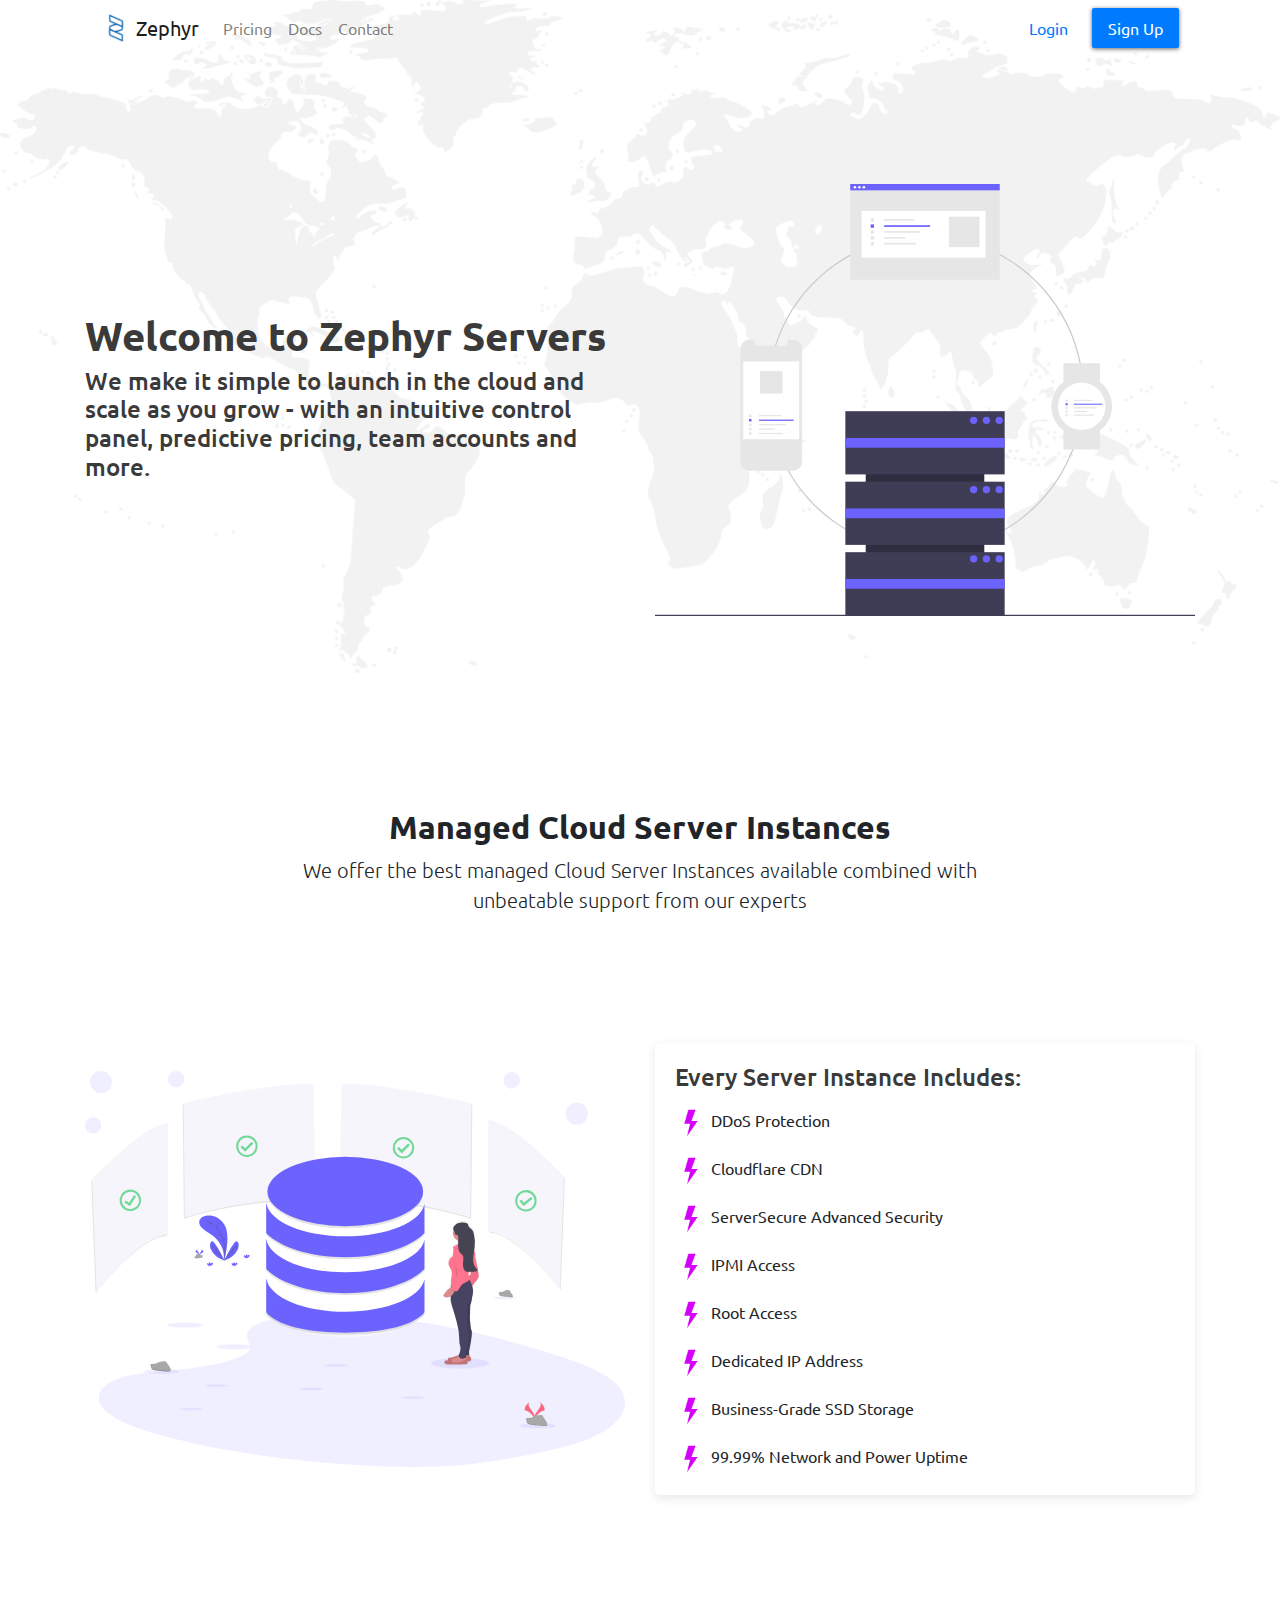
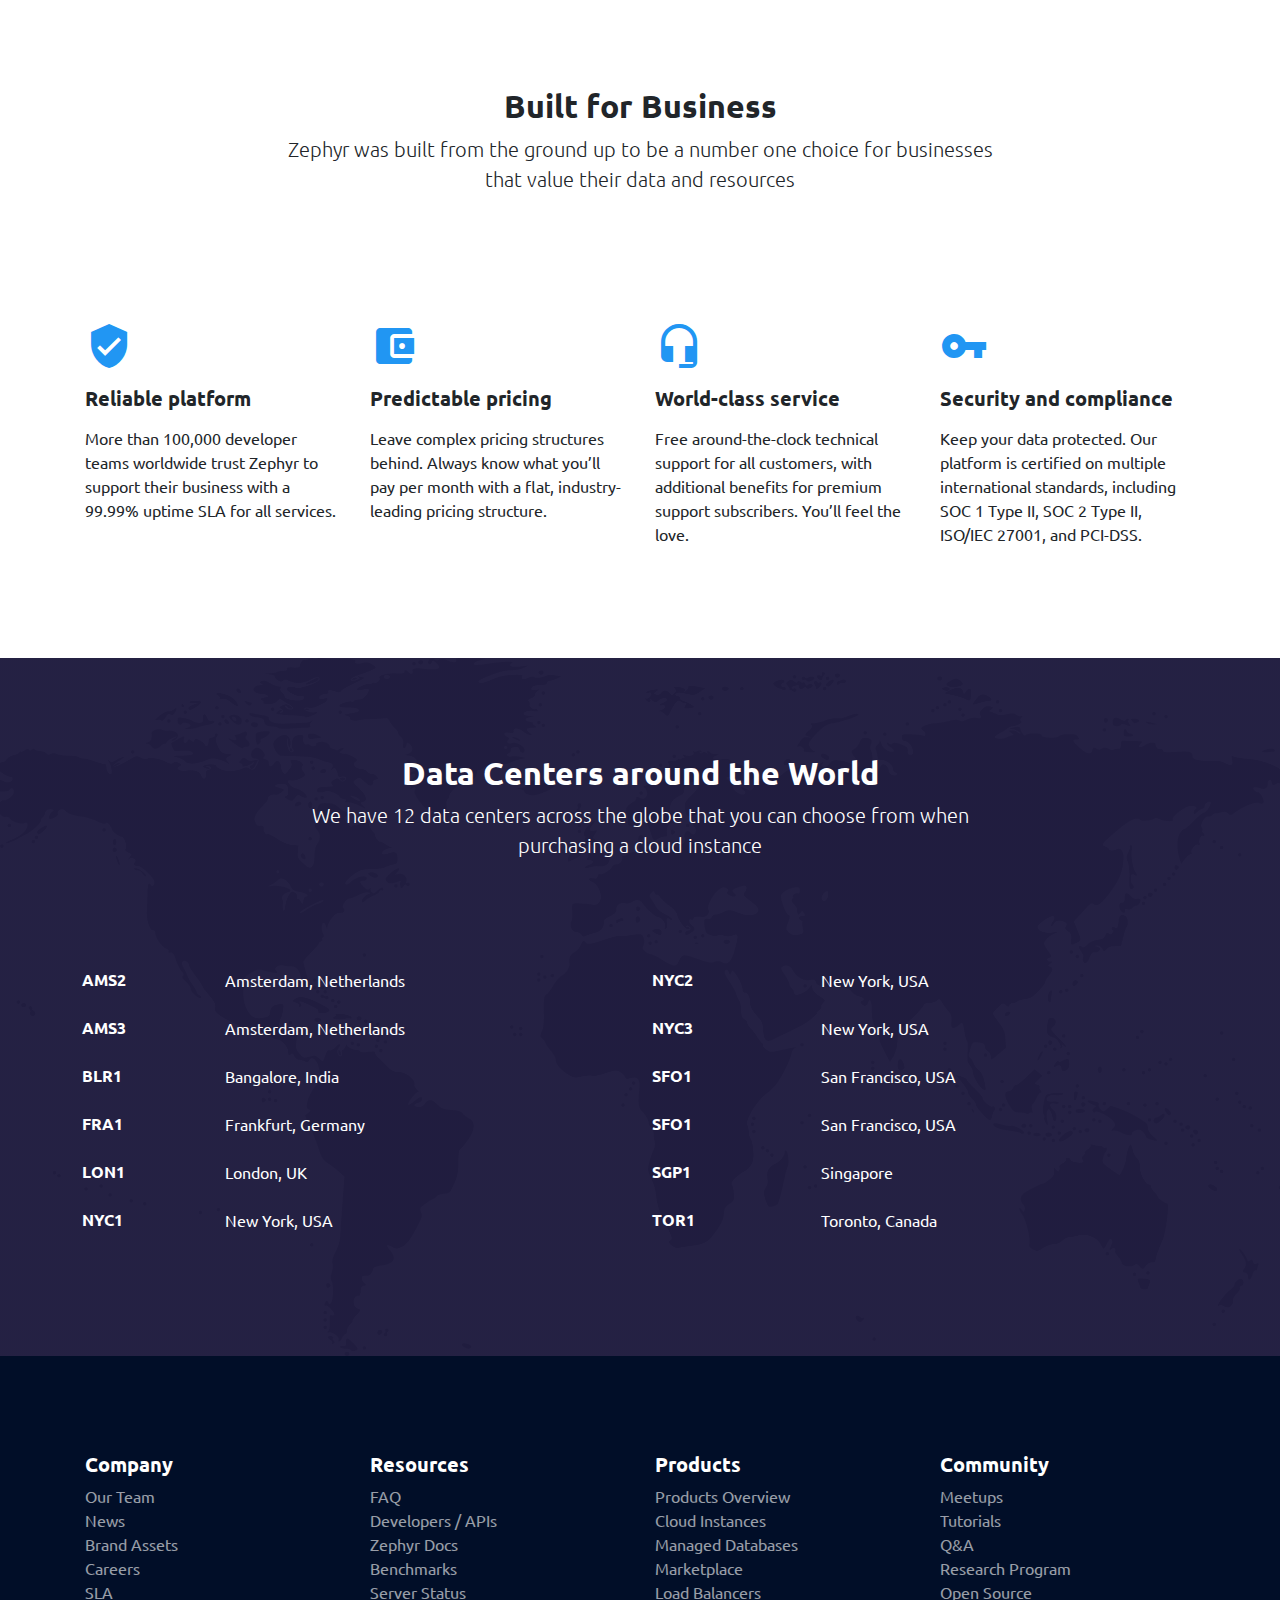
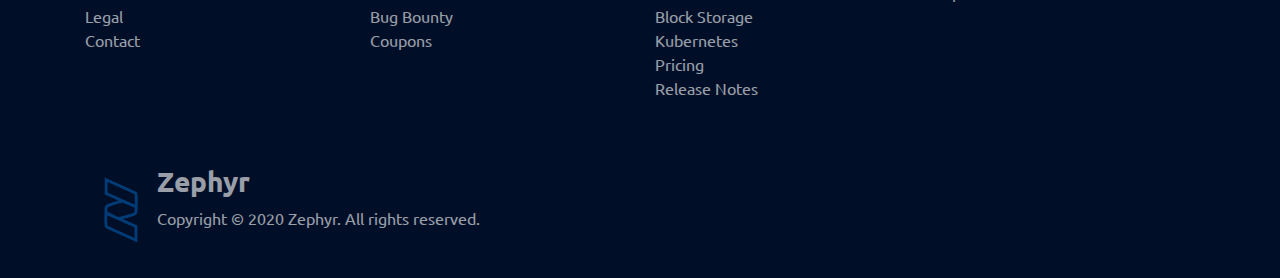
<file: index.html>
<!DOCTYPE html>
<html lang="en">

<head>
  <!-- Meta -->
  <meta charset="UTF-8" />
  <meta name="viewport" content="width=device-width, initial-scale=1.0" />
  <meta http-equiv="X-UA-Compatible" content="ie=edge" />

  <!-- Stylesheets, Fonts & Icons -->
  <link rel="stylesheet" href="https://stackpath.bootstrapcdn.com/bootstrap/4.4.1/css/bootstrap.min.css"
    integrity="sha384-Vkoo8x4CGsO3+Hhxv8T/Q5PaXtkKtu6ug5TOeNV6gBiFeWPGFN9MuhOf23Q9Ifjh" crossorigin="anonymous" />
  <link href="https://fonts.googleapis.com/css?family=Ubuntu:400,700&display=swap" rel="stylesheet" />
  <link href="https://fonts.googleapis.com/icon?family=Material+Icons" rel="stylesheet" />
  <link rel="stylesheet" href="./assets/css/styles.css" />
  <link rel="stylesheet" href="./assets/css/home.css" />

  <link rel="shortcut icon" href="./assets/img/logo.png" type="image/x-icon" />

  <!-- Title -->
  <title>Zephyr</title>
</head>

<body>
  <div class="container">
    <header>

      <!-- Navbar -->
      <nav class="navbar navbar-expand-lg navbar-light">
        <a href="index.html" class="navbar-brand"><img src="./assets/img/logo.png" width="30" height="30"
            class="d-inline-block align-top" alt="Zephyr Logo" />
          Zephyr</a>
        <ul class="navbar-nav mr-auto">
          <li class="nav-item"><a href="pricing.html" class="nav-link">Pricing</a></li>
          <li class="nav-item">
            <a href="documentation.html" class="nav-link">Docs</a>
          </li>
          <li class="nav-item"><a href="contact.html" class="nav-link">Contact</a></li>
        </ul>
        <ul class="navbar-nav ml-auto">
          <li class="nav-item"><a href="login.html" class="nav-link text-primary">Login</a></li>
          <li class="nav-item"><a href="register.html" class="nav-link btn btn-primary text-white">Sign Up</a></li>
        </ul>
      </nav>

      <!-- Header -->
      <div class="row hero align-items-center">
        <div class="col col-sm-12 col-md-6">
          <h1>Welcome to Zephyr Servers</h1>
          <h4>We make it simple to launch in the cloud and scale as you grow - with an intuitive control panel,
            predictive pricing, team accounts and more.</h4>
        </div>
        <div class="col col-sm-12 col-md-6">
          <img src="./assets/img/header-server.svg" class="img-fluid" alt="Server Illustration">
        </div>
      </div>

    </header>

    <!-- Features -->
    <section class="features">
      <h2 class="text-center">Managed Cloud Server Instances</h2>
      <p class="text-center lead col-md-8 offset-md-2">We offer the best managed Cloud Server Instances available
        combined with unbeatable support from our experts</p>

      <div class="row features-area align-items-center">
        <div class="col col-sm-12 col-md-6">
          <img src="./assets/img/features.svg" alt="Server Features Illustration" class="img-fluid">
        </div>
        <div class="col col-sm-12 col-md-6">
          <div class="card">
            <div class="card-body">
              <h4>Every Server Instance Includes:</h4>
              <li><img src="./assets/img/list-icon.png" alt="List Icon"> DDoS Protection</li>
              <li><img src="./assets/img/list-icon.png" alt="List Icon"> Cloudflare CDN</li>
              <li><img src="./assets/img/list-icon.png" alt="List Icon"> ServerSecure Advanced Security</li>
              <li><img src="./assets/img/list-icon.png" alt="List Icon"> IPMI Access</li>
              <li><img src="./assets/img/list-icon.png" alt="List Icon"> Root Access</li>
              <li><img src="./assets/img/list-icon.png" alt="List Icon"> Dedicated IP Address</li>
              <li><img src="./assets/img/list-icon.png" alt="List Icon"> Business-Grade SSD Storage</li>
              <li><img src="./assets/img/list-icon.png" alt="List Icon"> 99.99% Network and Power Uptime</li>
            </div>
          </div>
        </div>
      </div>
    </section>

    <!-- Business Features -->
    <section class="business-features">
      <h2 class="text-center">Built for Business</h2>
      <p class="text-center lead col-md-8 offset-md-2">Zephyr was built from the ground up to be a number one choice for
        businesses that value their data and resources</p>
      <div class="row business-features-area">
        <div class="col col-sm-12 col-md-3">
          <i class="material-icons">verified_user</i>
          <h5>Reliable platform</h5>
          <p>More than 100,000 developer teams worldwide trust Zephyr to support their business with a 99.99%
            uptime SLA for all services.</p>
        </div>
        <div class="col col-sm-12 col-md-3">
          <i class="material-icons">account_balance_wallet</i>
          <h5>Predictable pricing</h5>
          <p>Leave complex pricing structures behind. Always know what you’ll pay per month with a flat,
            industry-leading pricing structure. </p>
        </div>
        <div class="col col-sm-12 col-md-3">
          <i class="material-icons">headset_mic</i>
          <h5>World-class service</h5>
          <p>Free around-the-clock technical support for all customers, with additional benefits for premium support
            subscribers. You’ll feel the love. </p>
        </div>
        <div class="col col-sm-12 col-md-3">
          <i class="material-icons">vpn_key</i>
          <h5>Security and compliance</h5>
          <p>Keep your data protected. Our platform is certified on multiple international standards, including SOC 1
            Type II, SOC 2 Type II, ISO/IEC 27001, and PCI-DSS. </p>
        </div>
      </div>
    </section>
  </div>

  <!-- Data Centers -->
  <section class="data-centers">
    <div class="container">
      <h2 class="text-center">Data Centers around the World</h2>
      <p class="text-center lead col-md-8 offset-md-2">We have 12 data centers across the globe that you can choose from
        when purchasing a cloud instance
      </p>
      <div class="row data-centers-tables">
        <table class="table table-borderless col-sm-12 col-md-6">
          <tbody>
            <tr>
              <th scope="row">AMS2</th>
              <td>Amsterdam, Netherlands</td>
            </tr>
            <tr>
              <th scope="row">AMS3</th>
              <td>Amsterdam, Netherlands</td>
            </tr>
            <tr>
              <th scope="row">BLR1</th>
              <td>Bangalore, India</td>
            </tr>
            <tr>
              <th scope="row">FRA1</th>
              <td>Frankfurt, Germany</td>
            </tr>
            <tr>
              <th scope="row">LON1</th>
              <td>London, UK</td>
            </tr>
            <tr>
              <th scope="row">NYC1</th>
              <td>New York, USA</td>
            </tr>
          </tbody>
        </table>
        <table class="table table-borderless col-sm-12 col-md-6">
          <tbody>
            <tr>
              <th scope="row">NYC2</th>
              <td>New York, USA</td>
            </tr>
            <tr>
              <th scope="row">NYC3</th>
              <td>New York, USA</td>
            </tr>
            <tr>
              <th scope="row">SFO1</th>
              <td>San Francisco, USA</td>
            </tr>
            <tr>
              <th scope="row">SFO1</th>
              <td>San Francisco, USA</td>
            </tr>
            <tr>
              <th scope="row">SGP1</th>
              <td>Singapore</td>
            </tr>
            <tr>
              <th scope="row">TOR1</th>
              <td>Toronto, Canada</td>
            </tr>
          </tbody>
        </table>
      </div>
    </div>
  </section>

  <!-- Footer -->
  <footer>
    <div class="container">
      <div class="row">
        <div class="col col-sm-6 col-md-3">
          <h5>Company</h5>
          <li><a href="#">Our Team</a></li>
          <li><a href="#">News</a></li>
          <li><a href="#">Brand Assets</a></li>
          <li><a href="#">Careers</a></li>
          <li><a href="#">SLA</a></li>
          <li><a href="#">Legal</a></li>
          <li><a href="#">Contact</a></li>
        </div>
        <div class="col col-sm-6 col-md-3">
          <h5>Resources</h5>
          <li><a href="#">FAQ</a></li>
          <li><a href="#">Developers / APIs</a></li>
          <li><a href="#">Zephyr Docs</a></li>
          <li><a href="#">Benchmarks</a></li>
          <li><a href="#">Server Status</a></li>
          <li><a href="#">Bug Bounty</a></li>
          <li><a href="#">Coupons</a></li>
        </div>
        <div class="col col-sm-6 col-md-3">
          <h5>Products</h5>
          <li><a href="#">Products Overview</a></li>
          <li><a href="#">Cloud Instances</a></li>
          <li><a href="#">Managed Databases</a></li>
          <li><a href="#">Marketplace</a></li>
          <li><a href="#">Load Balancers</a></li>
          <li><a href="#">Block Storage</a></li>
          <li><a href="#">Kubernetes</a></li>
          <li><a href="#">Pricing</a></li>
          <li><a href="#">Release Notes</a></li>
        </div>
        <div class="col col-sm-6 col-md-3">
          <h5>Community</h5>
          <li><a href="#">Meetups</a></li>
          <li><a href="#">Tutorials</a></li>
          <li><a href="#">Q&A</a></li>
          <li><a href="#">Research Program</a></li>
          <li><a href="#">Open Source</a></li>
        </div>
      </div>
      <div class="logo-area">
        <a href="#" class="logo"><img src="./assets/img/logo.png" width="72" height="72"
            class="d-inline-block align-top" alt="Zephyr Logo" />
          <div class="logo-copyright">
            <h3>Zephyr</h3>
            <p>Copyright &copy; 2020 Zephyr. All rights reserved.</p>
          </div>
        </a>
      </div>
    </div>

  </footer>
  </div>
</body>

</html>
</file>
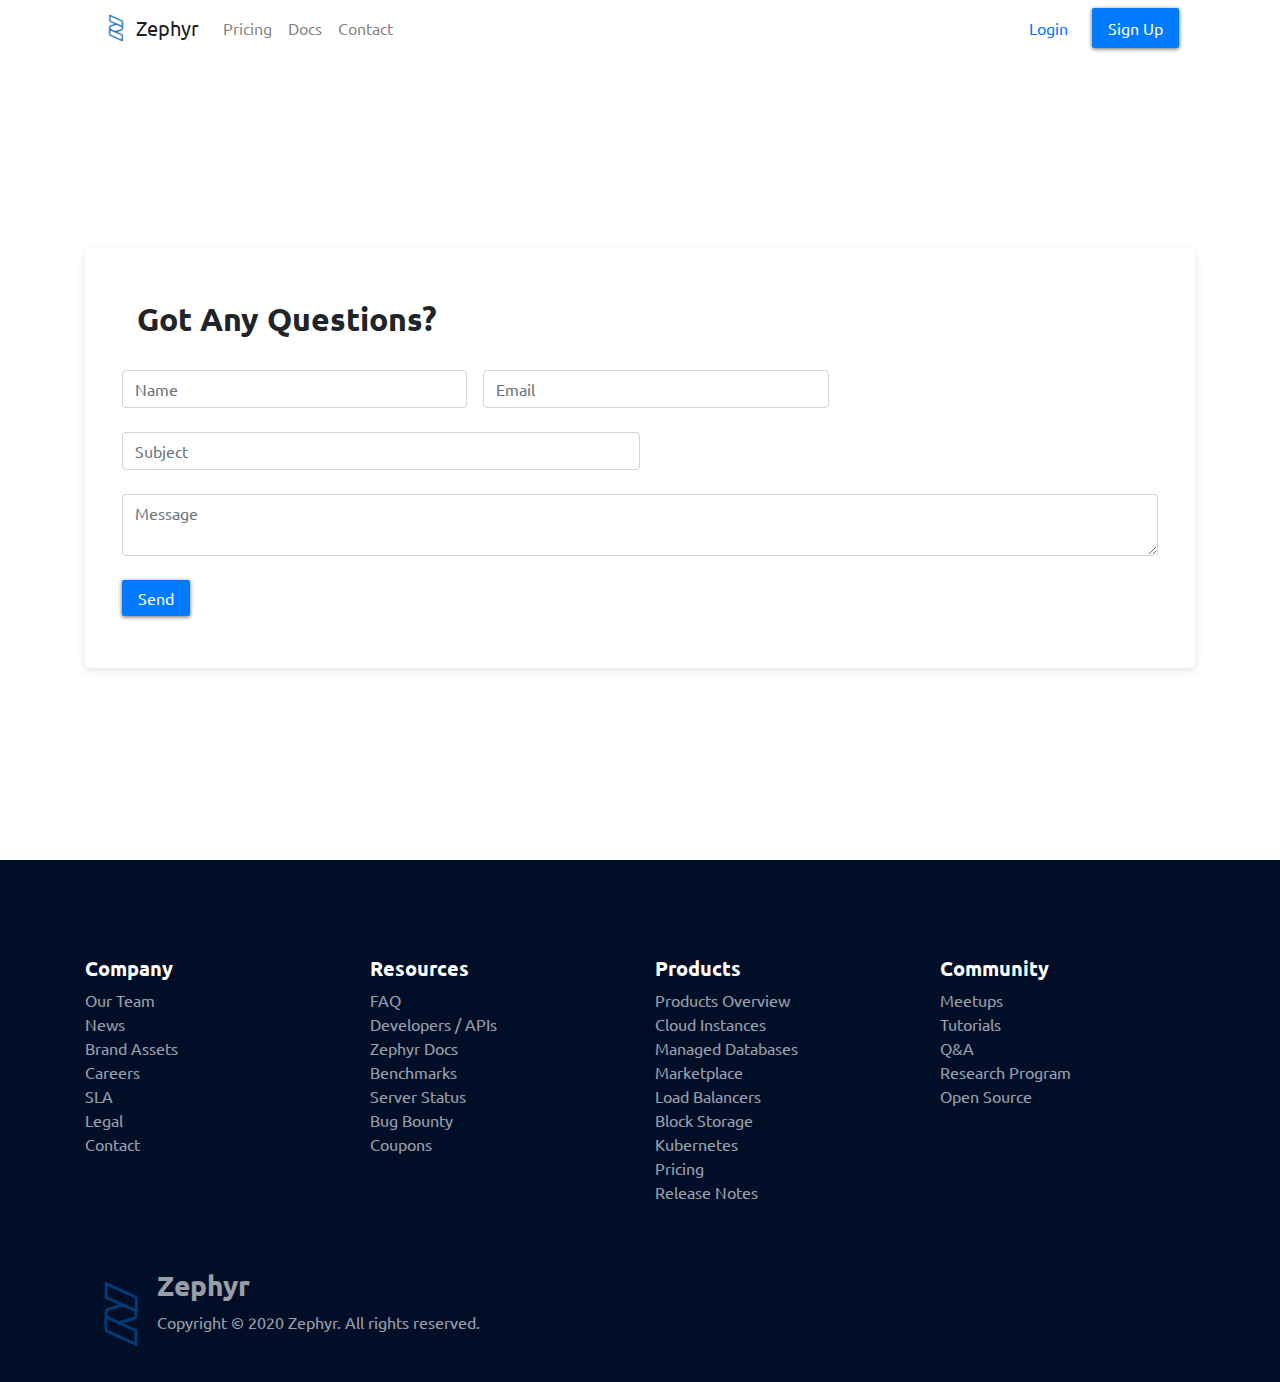
<file: contact.html>
<!DOCTYPE html>
<html lang="en">

<head>
  <!-- Meta -->
  <meta charset="UTF-8" />
  <meta name="viewport" content="width=device-width, initial-scale=1.0" />
  <meta http-equiv="X-UA-Compatible" content="ie=edge" />

  <!-- Stylesheets, Fonts & Icons -->
  <link rel="stylesheet" href="https://stackpath.bootstrapcdn.com/bootstrap/4.4.1/css/bootstrap.min.css"
    integrity="sha384-Vkoo8x4CGsO3+Hhxv8T/Q5PaXtkKtu6ug5TOeNV6gBiFeWPGFN9MuhOf23Q9Ifjh" crossorigin="anonymous" />
  <link href="https://fonts.googleapis.com/css?family=Ubuntu:400,700&display=swap" rel="stylesheet" />
  <link href="https://fonts.googleapis.com/icon?family=Material+Icons" rel="stylesheet" />
  <link rel="stylesheet" href="./assets/css/styles.css" />
  <link rel="stylesheet" href="./assets/css/contact.css" />

  <link rel="shortcut icon" href="./assets/img/logo.png" type="image/x-icon" />

  <!-- Title -->
  <title>Zephyr | Contact</title>
</head>

<body>

  <!-- Navbar -->
  <div class="container">
    <nav class="navbar navbar-expand-lg navbar-light">
      <a href="index.html" class="navbar-brand"><img src="./assets/img/logo.png" width="30" height="30"
          class="d-inline-block align-top" alt="Zephyr Logo" />
        Zephyr</a>
      <ul class="navbar-nav mr-auto">
        <li class="nav-item"><a href="pricing.html" class="nav-link">Pricing</a></li>
        <li class="nav-item">
          <a href="documentation.html" class="nav-link">Docs</a>
        </li>
        <li class="nav-item"><a href="contact.html" class="nav-link">Contact</a></li>
      </ul>
      <ul class="navbar-nav ml-auto">
        <li class="nav-item"><a href="login.html" class="nav-link text-primary">Login</a></li>
        <li class="nav-item"><a href="register.html" class="nav-link btn btn-primary text-white">Sign Up</a></li>
      </ul>
    </nav>
  </div>

  <section class="contact">
    <div class="container">
      <div class="card">
        <div class="card-body">
          <div class="row">
            <div class="col-12">
              <h2 class="section-title">Got Any Questions?</h2>
              <form action="#" method="POST">
                <div class="row name-email">
                  <input type="text" id="name" name="name" placeholder="Name" class="form-control mb-4 col-sm-4">
                  <input type="email" id="mail" name="mail" placeholder="Email" class="form-control mb-4 col-sm-4">
                </div>
                <div class="row">
                  <input type="text" id="subject" name="subject" placeholder="Subject"
                    class="form-control mb-4 col-sm-6">
                </div>
                <div class="row">
                  <textarea name="message" id="message" placeholder="Message" class="form-control mb-4"></textarea>
                </div>
                <div class="row">
                  <button type="submit" value="send" class="btn btn-primary">Send</button>
                </div>
              </form>
            </div>
          </div>
        </div>
      </div>
    </div>
  </section>

  <footer>
    <div class="container">
      <div class="row">
        <div class="col col-sm-6 col-md-3">
          <h5>Company</h5>
          <li><a href="#">Our Team</a></li>
          <li><a href="#">News</a></li>
          <li><a href="#">Brand Assets</a></li>
          <li><a href="#">Careers</a></li>
          <li><a href="#">SLA</a></li>
          <li><a href="#">Legal</a></li>
          <li><a href="#">Contact</a></li>
        </div>
        <div class="col col-sm-6 col-md-3">
          <h5>Resources</h5>
          <li><a href="#">FAQ</a></li>
          <li><a href="#">Developers / APIs</a></li>
          <li><a href="#">Zephyr Docs</a></li>
          <li><a href="#">Benchmarks</a></li>
          <li><a href="#">Server Status</a></li>
          <li><a href="#">Bug Bounty</a></li>
          <li><a href="#">Coupons</a></li>
        </div>
        <div class="col col-sm-6 col-md-3">
          <h5>Products</h5>
          <li><a href="#">Products Overview</a></li>
          <li><a href="#">Cloud Instances</a></li>
          <li><a href="#">Managed Databases</a></li>
          <li><a href="#">Marketplace</a></li>
          <li><a href="#">Load Balancers</a></li>
          <li><a href="#">Block Storage</a></li>
          <li><a href="#">Kubernetes</a></li>
          <li><a href="#">Pricing</a></li>
          <li><a href="#">Release Notes</a></li>
        </div>
        <div class="col col-sm-6 col-md-3">
          <h5>Community</h5>
          <li><a href="#">Meetups</a></li>
          <li><a href="#">Tutorials</a></li>
          <li><a href="#">Q&A</a></li>
          <li><a href="#">Research Program</a></li>
          <li><a href="#">Open Source</a></li>
        </div>
      </div>
      <div class="logo-area">
        <a href="#" class="logo"><img src="./assets/img/logo.png" width="72" height="72"
            class="d-inline-block align-top" alt="Zephyr Logo" />
          <div class="logo-copyright">
            <h3>Zephyr</h3>
            <p>Copyright &copy; 2020 Zephyr. All rights reserved.</p>
          </div>
        </a>
      </div>
    </div>

  </footer>
</body>

</html>
</file>
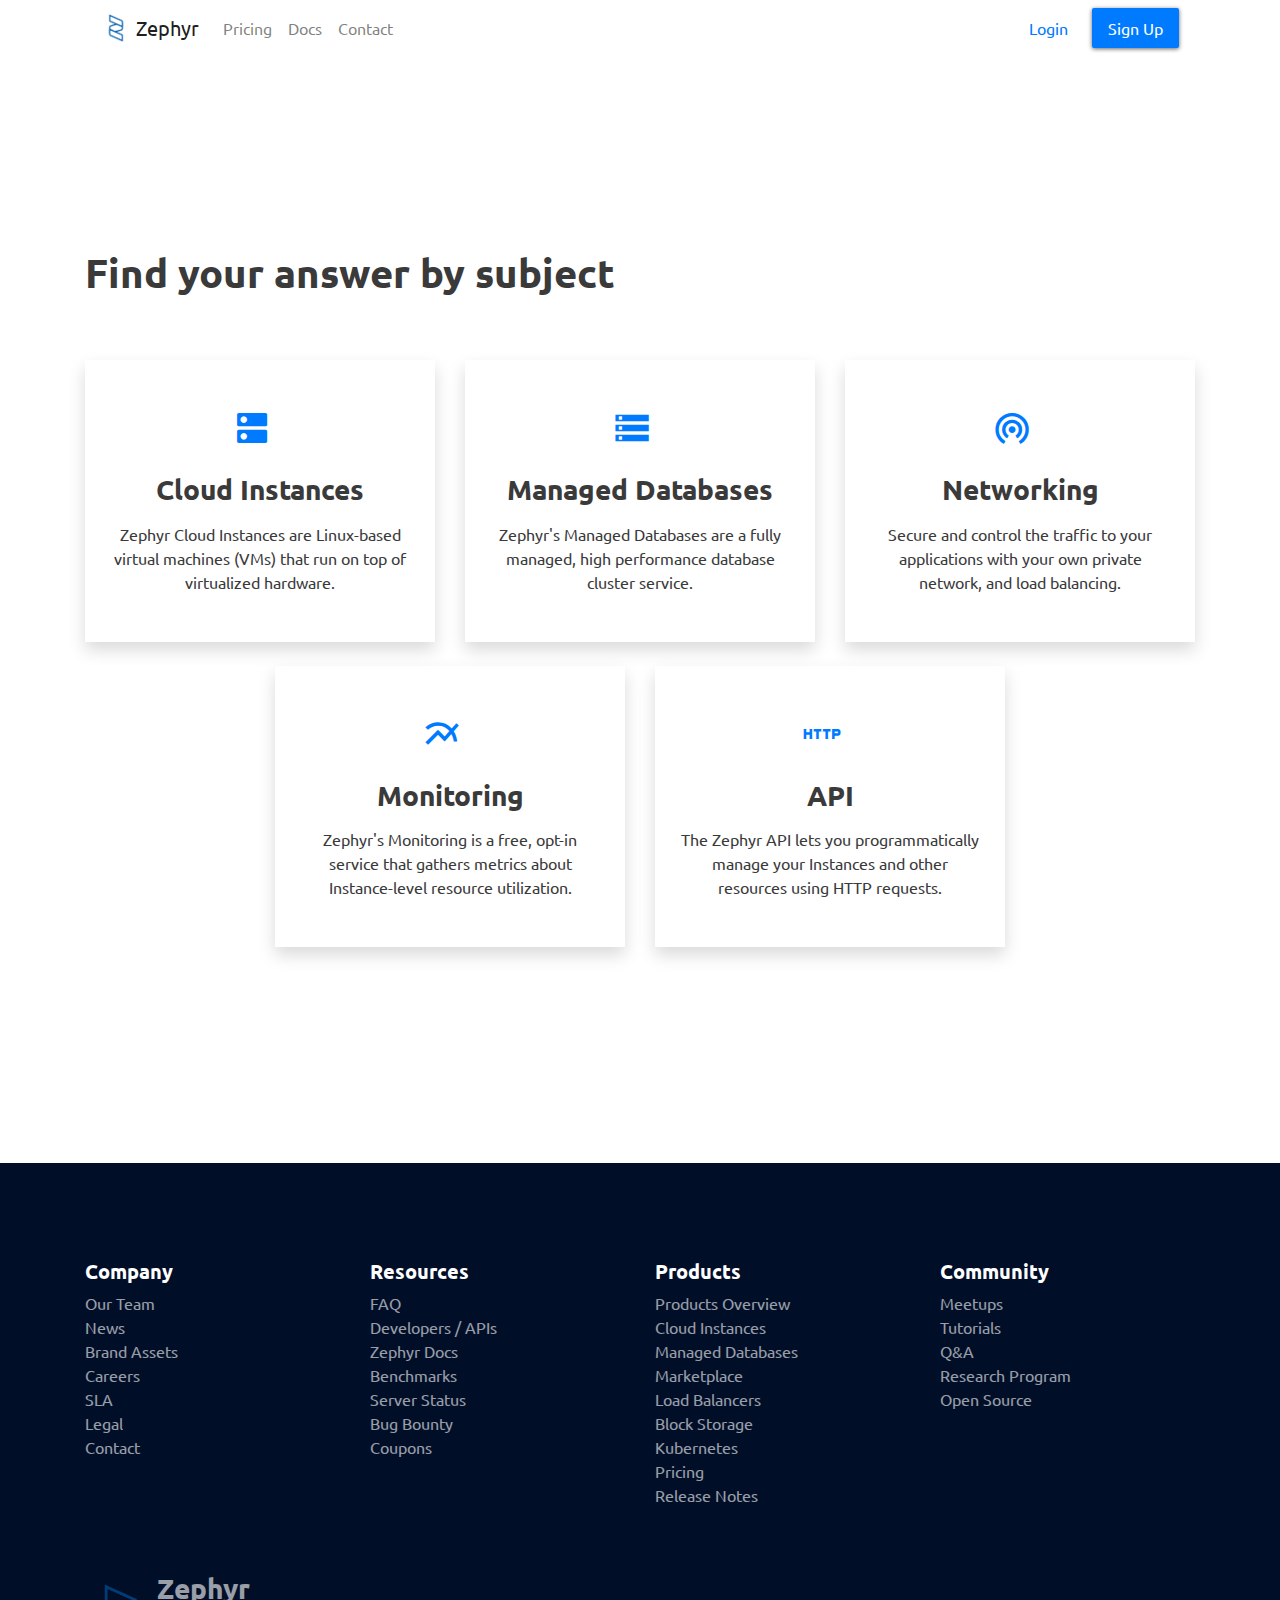
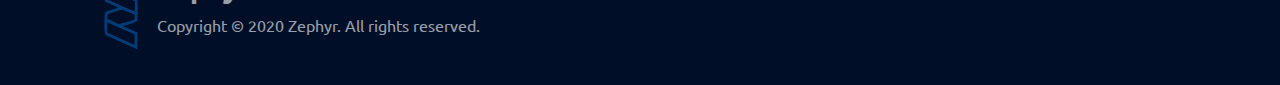
<file: documentation.html>
<!DOCTYPE html>
<html lang="en">

<head>
  <!-- Meta -->
  <meta charset="UTF-8" />
  <meta name="viewport" content="width=device-width, initial-scale=1.0" />
  <meta http-equiv="X-UA-Compatible" content="ie=edge" />

  <!-- Stylesheets, Fonts & Icons -->
  <link rel="stylesheet" href="https://stackpath.bootstrapcdn.com/bootstrap/4.4.1/css/bootstrap.min.css"
    integrity="sha384-Vkoo8x4CGsO3+Hhxv8T/Q5PaXtkKtu6ug5TOeNV6gBiFeWPGFN9MuhOf23Q9Ifjh" crossorigin="anonymous" />
  <link href="https://fonts.googleapis.com/css?family=Ubuntu:400,700&display=swap" rel="stylesheet" />
  <link href="https://fonts.googleapis.com/icon?family=Material+Icons" rel="stylesheet" />
  <link rel="stylesheet" href="./assets/css/styles.css" />
  <link rel="stylesheet" href="./assets/css/documentation.css" />

  <link rel="shortcut icon" href="./assets/img/logo.png" type="image/x-icon" />

  <!-- Title -->
  <title>Zephyr | Docs</title>
</head>

<body>

  <!-- Navbar -->
  <div class="container">
    <nav class="navbar navbar-expand-lg navbar-light">
      <a href="index.html" class="navbar-brand"><img src="./assets/img/logo.png" width="30" height="30"
          class="d-inline-block align-top" alt="Zephyr Logo" />
        Zephyr</a>
      <ul class="navbar-nav mr-auto">
        <li class="nav-item"><a href="pricing.html" class="nav-link">Pricing</a></li>
        <li class="nav-item">
          <a href="documentation.html" class="nav-link">Docs</a>
        </li>
        <li class="nav-item"><a href="contact.html" class="nav-link">Contact</a></li>
      </ul>
      <ul class="navbar-nav ml-auto">
        <li class="nav-item"><a href="login.html" class="nav-link text-primary">Login</a></li>
        <li class="nav-item"><a href="register.html" class="nav-link btn btn-primary text-white">Sign Up</a></li>
      </ul>
    </nav>
  </div>

  <div class="container">
    <section class="documentation">
      <h1 class="section-title">Find your answer by subject</h1>
      <div class="row justify-content-center">

        <!-- Categories -->
        <div class="col-lg-4 col-sm-6 mb-4">
          <a href="#" class="px-4 py-5 bg-white shadow text-center d-block match-height">
            <i class="material-icons icon text-primary d-block mb-4">dns</i>
            <h3 class="mb-3 mt-0">Cloud Instances</h3>
            <p class="mb-0">Zephyr Cloud Instances are Linux-based virtual machines (VMs) that run on top of virtualized
              hardware.</p>
          </a>
        </div>

        <div class="col-lg-4 col-sm-6 mb-4">
          <a href="#" class="px-4 py-5 bg-white shadow text-center d-block match-height">
            <i class="material-icons icon text-primary d-block mb-4">storage</i>
            <h3 class="mb-3 mt-0">Managed Databases</h3>
            <p class="mb-0">Zephyr's Managed Databases are a fully managed, high performance database cluster
              service.</p>
          </a>
        </div>

        <div class="col-lg-4 col-sm-6 mb-4">
          <a href="#" class="px-4 py-5 bg-white shadow text-center d-block match-height">
            <i class="material-icons icon text-primary d-block mb-4">wifi_tethering</i>
            <h3 class="mb-3 mt-0">Networking</h3>
            <p class="mb-0">Secure and control the traffic to your applications with your own private network, and load
              balancing.</p>
          </a>
        </div>

        <div class="col-lg-4 col-sm-6 mb-4">
          <a href="#" class="px-4 py-5 bg-white shadow text-center d-block match-height">
            <i class="material-icons icon text-primary d-block mb-4">multiline_chart</i>
            <h3 class="mb-3 mt-0">Monitoring</h3>
            <p class="mb-0">Zephyr's Monitoring is a free, opt-in service that gathers metrics about Instance-level
              resource utilization.</p>
          </a>
        </div>

        <div class="col-lg-4 col-sm-6 mb-4">
          <a href="#" class="px-4 py-5 bg-white shadow text-center d-block match-height">
            <i class="material-icons icon text-primary d-block mb-4">http</i>
            <h3 class="mb-3 mt-0">API</h3>
            <p class="mb-0">The Zephyr API lets you programmatically manage your Instances and other resources using
              HTTP requests.</p>
          </a>
        </div>

      </div>
    </section>
  </div>

  <footer>
    <div class="container">
      <div class="row">
        <div class="col col-sm-6 col-md-3">
          <h5>Company</h5>
          <li><a href="#">Our Team</a></li>
          <li><a href="#">News</a></li>
          <li><a href="#">Brand Assets</a></li>
          <li><a href="#">Careers</a></li>
          <li><a href="#">SLA</a></li>
          <li><a href="#">Legal</a></li>
          <li><a href="#">Contact</a></li>
        </div>
        <div class="col col-sm-6 col-md-3">
          <h5>Resources</h5>
          <li><a href="#">FAQ</a></li>
          <li><a href="#">Developers / APIs</a></li>
          <li><a href="#">Zephyr Docs</a></li>
          <li><a href="#">Benchmarks</a></li>
          <li><a href="#">Server Status</a></li>
          <li><a href="#">Bug Bounty</a></li>
          <li><a href="#">Coupons</a></li>
        </div>
        <div class="col col-sm-6 col-md-3">
          <h5>Products</h5>
          <li><a href="#">Products Overview</a></li>
          <li><a href="#">Cloud Instances</a></li>
          <li><a href="#">Managed Databases</a></li>
          <li><a href="#">Marketplace</a></li>
          <li><a href="#">Load Balancers</a></li>
          <li><a href="#">Block Storage</a></li>
          <li><a href="#">Kubernetes</a></li>
          <li><a href="#">Pricing</a></li>
          <li><a href="#">Release Notes</a></li>
        </div>
        <div class="col col-sm-6 col-md-3">
          <h5>Community</h5>
          <li><a href="#">Meetups</a></li>
          <li><a href="#">Tutorials</a></li>
          <li><a href="#">Q&A</a></li>
          <li><a href="#">Research Program</a></li>
          <li><a href="#">Open Source</a></li>
        </div>
      </div>
      <div class="logo-area">
        <a href="#" class="logo"><img src="./assets/img/logo.png" width="72" height="72"
            class="d-inline-block align-top" alt="Zephyr Logo" />
          <div class="logo-copyright">
            <h3>Zephyr</h3>
            <p>Copyright &copy; 2020 Zephyr. All rights reserved.</p>
          </div>
        </a>
      </div>
    </div>

  </footer>
</body>

</html>
</file>
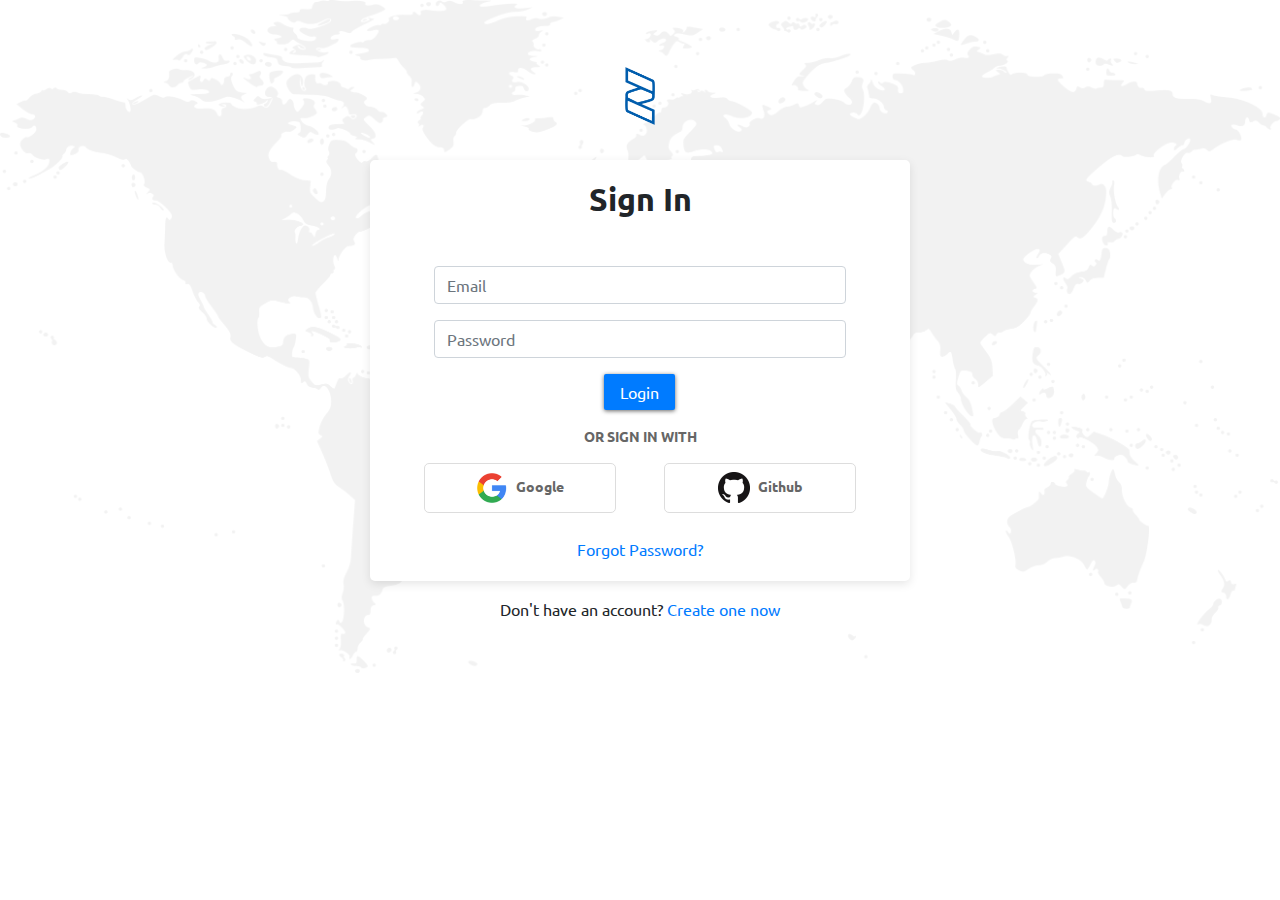
<file: login.html>
<!DOCTYPE html>
<html lang="en">

<head>
  <!-- Meta -->
  <meta charset="UTF-8" />
  <meta name="viewport" content="width=device-width, initial-scale=1.0" />
  <meta http-equiv="X-UA-Compatible" content="ie=edge" />

  <!-- Stylesheets, Fonts & Icons -->
  <link rel="stylesheet" href="https://stackpath.bootstrapcdn.com/bootstrap/4.4.1/css/bootstrap.min.css"
    integrity="sha384-Vkoo8x4CGsO3+Hhxv8T/Q5PaXtkKtu6ug5TOeNV6gBiFeWPGFN9MuhOf23Q9Ifjh" crossorigin="anonymous" />
  <link href="https://fonts.googleapis.com/css?family=Ubuntu:400,700&display=swap" rel="stylesheet" />
  <link href="https://fonts.googleapis.com/icon?family=Material+Icons" rel="stylesheet" />
  <link rel="stylesheet" href="./assets/css/styles.css" />
  <link rel="stylesheet" href="./assets/css/login.css" />

  <link rel="shortcut icon" href="./assets/img/logo.png" type="image/x-icon" />

  <!-- Title -->
  <title>Zephyr | Login</title>
</head>

<body>
  <!-- Login -->
  <div class="container login">
    <div class="row">
      <div class="col col-sm-12 text-center">
        <img src="./assets/img/logo.png" alt="Zephyr Logo">
      </div>
    </div>
    <div class="row login-area">
      <div class="col col-sm-10 offset-sm-1 col-md-8 offset-md-3 col-lg-6 offset-lg-3 text-center">
        <div class="card">
          <div class="card-body">
            <h2>Sign In</h2>
            <div class="row">
              <form action="POST" class="col col-sm-10 offset-sm-1">
                <input type="email" class="form-control" placeholder="Email" id="email" name="email" min="3" required>
                <input type="password" class="form-control" placeholder="Password" id="password" name="password" min="8"
                  required>
                <button type="submit" class="btn btn-primary">Login</button>
              </form>
            </div>
            <p>OR SIGN IN WITH</p>
            <div class="row social-login">
              <a href="#" class="col col-sm-6 social-login-btn"><img src="./assets/img/google-logo.png"
                  alt="Login with Google">Google</a>
              <a href="#" class="col col-sm-6 social-login-btn"><img src="./assets/img/github-logo.png"
                  alt="Login with Github">Github</a>
            </div>
            <a href="#">Forgot Password?</a>
          </div>
        </div>
        <p class="create-account">Don't have an account? <a href="register.html">Create one now</a></p>
      </div>
    </div>
  </div>
</body>

</html>
</file>
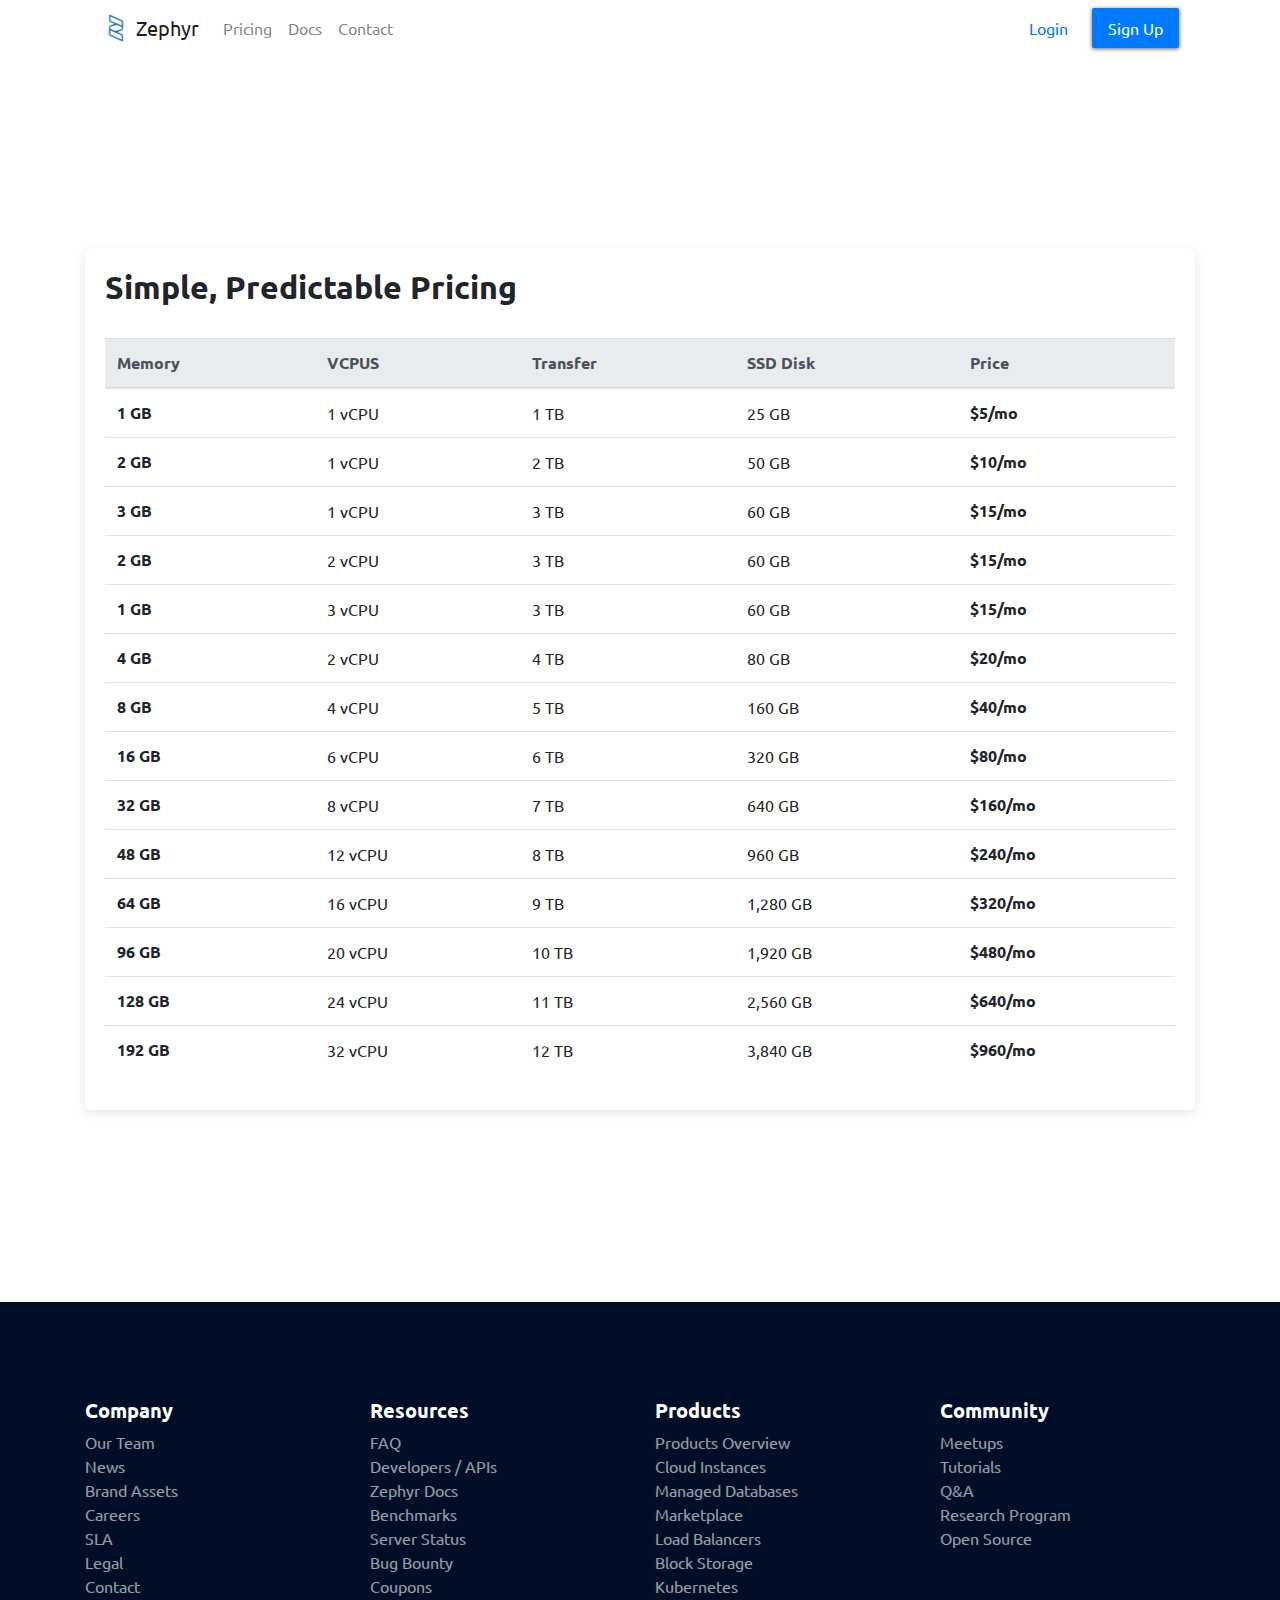
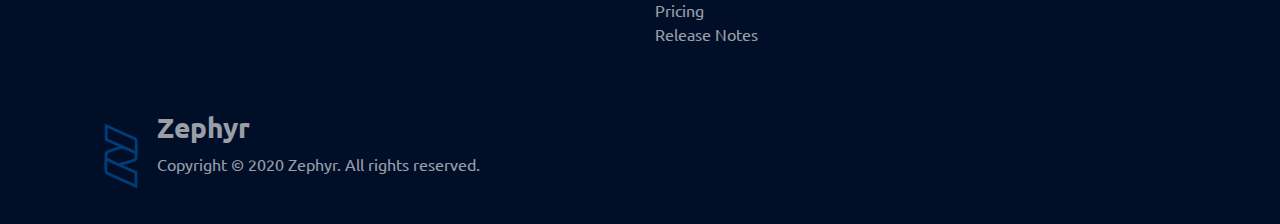
<file: pricing.html>
<!DOCTYPE html>
<html lang="en">

<head>
  <!-- Meta -->
  <meta charset="UTF-8" />
  <meta name="viewport" content="width=device-width, initial-scale=1.0" />
  <meta http-equiv="X-UA-Compatible" content="ie=edge" />

  <!-- Stylesheets, Fonts & Icons -->
  <link rel="stylesheet" href="https://stackpath.bootstrapcdn.com/bootstrap/4.4.1/css/bootstrap.min.css"
    integrity="sha384-Vkoo8x4CGsO3+Hhxv8T/Q5PaXtkKtu6ug5TOeNV6gBiFeWPGFN9MuhOf23Q9Ifjh" crossorigin="anonymous" />
  <link href="https://fonts.googleapis.com/css?family=Ubuntu:400,700&display=swap" rel="stylesheet" />
  <link href="https://fonts.googleapis.com/icon?family=Material+Icons" rel="stylesheet" />
  <link rel="stylesheet" href="./assets/css/styles.css" />
  <link rel="stylesheet" href="./assets/css/pricing.css" />

  <link rel="shortcut icon" href="./assets/img/logo.png" type="image/x-icon" />

  <!-- Title -->
  <title>Zephyr | Pricing</title>
</head>

<body>

  <!-- Navbar -->
  <div class="container">
    <nav class="navbar navbar-expand-lg navbar-light">
      <a href="index.html" class="navbar-brand"><img src="./assets/img/logo.png" width="30" height="30"
          class="d-inline-block align-top" alt="Zephyr Logo" />
        Zephyr</a>
      <ul class="navbar-nav mr-auto">
        <li class="nav-item"><a href="pricing.html" class="nav-link">Pricing</a></li>
        <li class="nav-item">
          <a href="documentation.html" class="nav-link">Docs</a>
        </li>
        <li class="nav-item"><a href="contact.html" class="nav-link">Contact</a></li>
      </ul>
      <ul class="navbar-nav ml-auto">
        <li class="nav-item"><a href="login.html" class="nav-link text-primary">Login</a></li>
        <li class="nav-item"><a href="register.html" class="nav-link btn btn-primary text-white">Sign Up</a></li>
      </ul>
    </nav>
  </div>

  <section class="pricing">
    <div class="container">
      <div class="card">
        <div class="card-body">
          <div class="row">
            <div class="col-12">
              <h2 class="section-title">Simple, Predictable Pricing</h2>
              <table class="table">
                <thead class="thead-light">
                  <tr>
                    <th scope="col">Memory</th>
                    <th scope="col">VCPUS</th>
                    <th scope="col">Transfer</th>
                    <th scope="col">SSD Disk</th>
                    <th scope="col">Price</th>
                  </tr>
                </thead>
                <tbody>
                  <tr>
                    <th scope="row">1 GB</th>
                    <td>1 vCPU</td>
                    <td>1 TB</td>
                    <td>25 GB</td>
                    <th scope="row">$5/mo</th>
                  </tr>
                  <tr>
                    <th scope="row">2 GB</th>
                    <td>1 vCPU</td>
                    <td>2 TB</td>
                    <td>50 GB</td>
                    <th scope="row">$10/mo</th>
                  </tr>
                  <tr>
                    <th scope="row">3 GB</th>
                    <td>1 vCPU</td>
                    <td>3 TB</td>
                    <td>60 GB</td>
                    <th scope="row">$15/mo</th>
                  </tr>
                  <tr>
                    <th scope="row">2 GB</th>
                    <td>2 vCPU</td>
                    <td>3 TB</td>
                    <td>60 GB</td>
                    <th scope="row">$15/mo</th>
                  </tr>
                  <tr>
                    <th scope="row">1 GB</th>
                    <td>3 vCPU</td>
                    <td>3 TB</td>
                    <td>60 GB</td>
                    <th scope="row">$15/mo</th>
                  </tr>
                  <tr>
                    <th scope="row">4 GB</th>
                    <td>2 vCPU</td>
                    <td>4 TB</td>
                    <td>80 GB</td>
                    <th scope="row">$20/mo</th>
                  </tr>
                  <tr>
                    <th scope="row">8 GB</th>
                    <td>4 vCPU</td>
                    <td>5 TB</td>
                    <td>160 GB</td>
                    <th scope="row">$40/mo</th>
                  </tr>
                  <tr>
                    <th scope="row">16 GB</th>
                    <td>6 vCPU</td>
                    <td>6 TB</td>
                    <td>320 GB</td>
                    <th scope="row">$80/mo</th>
                  </tr>
                  <tr>
                    <th scope="row">32 GB</th>
                    <td>8 vCPU</td>
                    <td>7 TB</td>
                    <td>640 GB</td>
                    <th scope="row">$160/mo</th>
                  </tr>
                  <tr>
                    <th scope="row">48 GB</th>
                    <td>12 vCPU</td>
                    <td>8 TB</td>
                    <td>960 GB</td>
                    <th scope="row">$240/mo</th>
                  </tr>
                  <tr>
                    <th scope="row">64 GB</th>
                    <td>16 vCPU</td>
                    <td>9 TB</td>
                    <td>1,280 GB</td>
                    <th scope="row">$320/mo</th>
                  </tr>
                  <tr>
                    <th scope="row">96 GB</th>
                    <td>20 vCPU</td>
                    <td>10 TB</td>
                    <td>1,920 GB</td>
                    <th scope="row">$480/mo</th>
                  </tr>
                  <tr>
                    <th scope="row">128 GB</th>
                    <td>24 vCPU</td>
                    <td>11 TB</td>
                    <td>2,560 GB</td>
                    <th scope="row">$640/mo</th>
                  </tr>
                  <tr>
                    <th scope="row">192 GB</th>
                    <td>32 vCPU</td>
                    <td>12 TB</td>
                    <td>3,840 GB</td>
                    <th scope="row">$960/mo</th>
                  </tr>
                </tbody>
              </table>
            </div>
          </div>
        </div>
      </div>
    </div>
  </section>

  <footer>
    <div class="container">
      <div class="row">
        <div class="col col-sm-6 col-md-3">
          <h5>Company</h5>
          <li><a href="#">Our Team</a></li>
          <li><a href="#">News</a></li>
          <li><a href="#">Brand Assets</a></li>
          <li><a href="#">Careers</a></li>
          <li><a href="#">SLA</a></li>
          <li><a href="#">Legal</a></li>
          <li><a href="#">Contact</a></li>
        </div>
        <div class="col col-sm-6 col-md-3">
          <h5>Resources</h5>
          <li><a href="#">FAQ</a></li>
          <li><a href="#">Developers / APIs</a></li>
          <li><a href="#">Zephyr Docs</a></li>
          <li><a href="#">Benchmarks</a></li>
          <li><a href="#">Server Status</a></li>
          <li><a href="#">Bug Bounty</a></li>
          <li><a href="#">Coupons</a></li>
        </div>
        <div class="col col-sm-6 col-md-3">
          <h5>Products</h5>
          <li><a href="#">Products Overview</a></li>
          <li><a href="#">Cloud Instances</a></li>
          <li><a href="#">Managed Databases</a></li>
          <li><a href="#">Marketplace</a></li>
          <li><a href="#">Load Balancers</a></li>
          <li><a href="#">Block Storage</a></li>
          <li><a href="#">Kubernetes</a></li>
          <li><a href="#">Pricing</a></li>
          <li><a href="#">Release Notes</a></li>
        </div>
        <div class="col col-sm-6 col-md-3">
          <h5>Community</h5>
          <li><a href="#">Meetups</a></li>
          <li><a href="#">Tutorials</a></li>
          <li><a href="#">Q&A</a></li>
          <li><a href="#">Research Program</a></li>
          <li><a href="#">Open Source</a></li>
        </div>
      </div>
      <div class="logo-area">
        <a href="#" class="logo"><img src="./assets/img/logo.png" width="72" height="72"
            class="d-inline-block align-top" alt="Zephyr Logo" />
          <div class="logo-copyright">
            <h3>Zephyr</h3>
            <p>Copyright &copy; 2020 Zephyr. All rights reserved.</p>
          </div>
        </a>
      </div>
    </div>

  </footer>
</body>

</html>
</file>
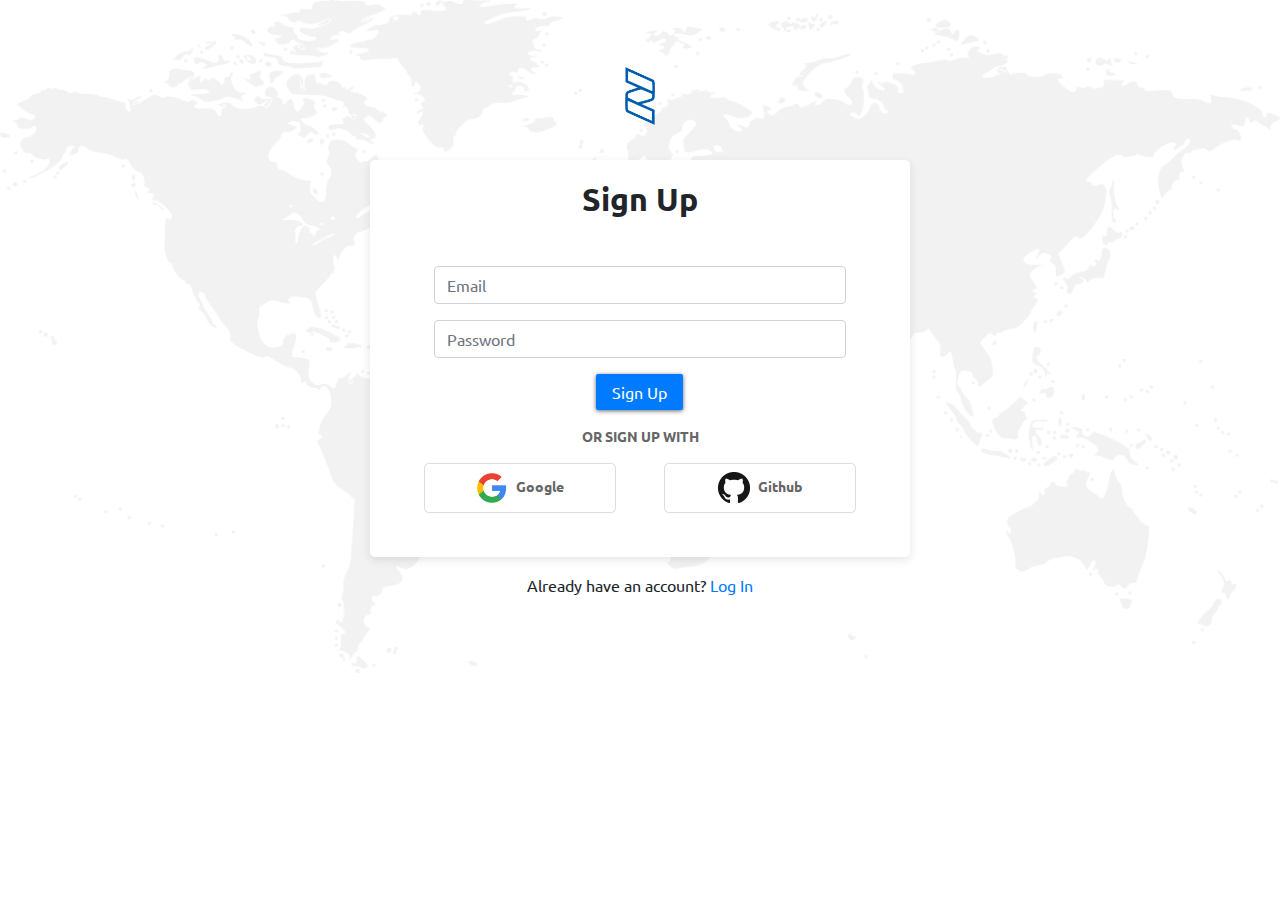
<file: register.html>
<!DOCTYPE html>
<html lang="en">

<head>
  <!-- Meta -->
  <meta charset="UTF-8" />
  <meta name="viewport" content="width=device-width, initial-scale=1.0" />
  <meta http-equiv="X-UA-Compatible" content="ie=edge" />

  <!-- Stylesheets, Fonts & Icons -->
  <link rel="stylesheet" href="https://stackpath.bootstrapcdn.com/bootstrap/4.4.1/css/bootstrap.min.css"
    integrity="sha384-Vkoo8x4CGsO3+Hhxv8T/Q5PaXtkKtu6ug5TOeNV6gBiFeWPGFN9MuhOf23Q9Ifjh" crossorigin="anonymous" />
  <link href="https://fonts.googleapis.com/css?family=Ubuntu:400,700&display=swap" rel="stylesheet" />
  <link href="https://fonts.googleapis.com/icon?family=Material+Icons" rel="stylesheet" />
  <link rel="stylesheet" href="./assets/css/styles.css" />
  <link rel="stylesheet" href="./assets/css/register.css" />

  <link rel="shortcut icon" href="./assets/img/logo.png" type="image/x-icon" />

  <!-- Title -->
  <title>Zephyr | Sign Up</title>
</head>

<body>
  <!-- Login -->
  <div class="container login">
    <div class="row">
      <div class="col col-sm-12 text-center">
        <img src="./assets/img/logo.png" alt="Zephyr Logo">
      </div>
    </div>
    <div class="row login-area">
      <div class="col col-sm-10 offset-sm-1 col-md-8 offset-md-3 col-lg-6 offset-lg-3 text-center">
        <div class="card">
          <div class="card-body">
            <h2>Sign Up</h2>
            <div class="row">
              <form action="POST" class="col col-sm-10 offset-sm-1">
                <input type="email" class="form-control" placeholder="Email" id="email" name="email" min="3" required>
                <input type="password" class="form-control" placeholder="Password" id="password" name="password" min="8"
                  required>
                <button type="submit" class="btn btn-primary">Sign Up</button>
              </form>
            </div>
            <p>OR SIGN UP WITH</p>
            <div class="row social-login">
              <a href="#" class="col col-sm-6 social-login-btn"><img src="./assets/img/google-logo.png"
                  alt="Login with Google">Google</a>
              <a href="#" class="col col-sm-6 social-login-btn"><img src="./assets/img/github-logo.png"
                  alt="Login with Github">Github</a>
            </div>
          </div>
        </div>
        <p class="have-account">Already have an account? <a href="login.html">Log In</a></p>
      </div>
    </div>
  </div>
</body>

</html>
</file>
<file: assets/css/styles.css>
/* Global Styles */
* {
  font-family: 'Ubuntu';
}

h1,
h2,
h3,
h5 {
  font-weight: bold;
}

h1,
h4 {
  color: #3a3a3a;
}

li {
  list-style: none;
}

li img {
  height: 32px;
}

section {
  margin-top: 192px;
}

.text-primary {
  margin-right: 16px;
}

footer {
  background: #010e28;
  padding-top: 96px;
  padding-bottom: 32px;
}

footer a {
  color: #fff;
  opacity: 0.6;
}

footer a:hover {
  color: #fff;
  opacity: 0.87;
  text-decoration: none;
}

footer .logo-area {
  margin-top: 64px;
}

footer .logo {
  display: flex;
  justify-content: flex-start;
  align-items: end;
}

footer h5,
footer h3,
footer p {
  color: #fff;
}

/* Component Overrides  */
.btn,
.btn:visited {
  border-width: 0;
  outline: none;
  border-radius: 2px;
  padding-left: 16px !important;
  padding-right: 16px !important;
  box-shadow: 0 1px 4px rgba(0, 0, 0, 0.6);
}

.btn:focus,
.btn:active {
  outline: none !important;
  box-shadow: 0 1px 2px rgba(0, 0, 0, 0.6) !important;
}

a i {
  vertical-align: bottom;
}

.card {
  border: none;
  border-radius: 5px;
  box-shadow: 0 3px 10px rgba(0, 0, 0, 0.1);
}

input:focus,
textarea:focus {
  box-shadow: 0 3px 6px rgba(0, 0, 0, 0.1) !important;
}

.shadow-sm {
  box-shadow: 0 1px 3px rgba(0, 0, 0, 0.1) !important;
}

.shadow-sm:focus {
  box-shadow: 0 1px 1px rgba(0, 0, 0, 0.1) !important;
}

.social-login-btn {
  border: 1px solid #ddd;
  padding: 8px 16px;
  border-radius: 5px;
  font-weight: 600;
  color: #666;
  font-size: 14px;
  max-width: 192px;
}

.social-login-btn:hover {
  color: #666;
  text-decoration: none;
  background-color: #ddd;
}

.social-login-btn img {
  height: 32px !important;
  margin-right: 8px;
}
</file>
<file: assets/css/home.css>
body {
  background: linear-gradient(
      rgba(255, 255, 255, 0.6),
      rgba(255, 255, 255, 0.6)
    ),
    url('../img/header-bg.png') top center no-repeat;
  background-size: contain;
}

/* Header */
.hero {
  margin-top: 128px;
}

/* Features */
.features-area {
  margin-top: 128px;
}

.features-area li {
  margin-top: 16px;
}

/* Business Features */
.business-features i {
  font-size: 48px;
  color: #2196f3;
  margin-bottom: 16px;
}

.business-features h5 {
  margin-bottom: 16px;
}

.business-features-area {
  margin-top: 128px;
}

/* Data Centers */
.data-centers {
  background: linear-gradient(rgba(6, 2, 41, 0.88), rgba(6, 2, 41, 0.88)),
    url('../img/header-bg.png') top center no-repeat;
  background-size: cover;
  color: #fff;
  margin-top: 96px;
  padding-top: 96px;
  padding-bottom: 96px;
}

.data-centers-tables {
  margin-top: 96px;
}

.data-centers table {
  color: #fff;
}
</file>
<file: assets/css/contact.css>
.contact {
  margin-bottom: 192px;
}

#mail {
  margin-left: 16px;
}

.contact h2 {
  margin-bottom: 32px;
}

.contact .card {
  padding: 32px;
}
</file>
<file: assets/css/documentation.css>
.section-title {
  margin-bottom: 64px;
}

a,
a:hover {
  color: #3a3a3a;
  text-decoration: none;
}

i.text-primary {
  font-size: 40px;
}

.documentation {
  margin-bottom: 192px;
}
</file>
<file: assets/css/login.css>
body {
  background: linear-gradient(
      rgba(255, 255, 255, 0.6),
      rgba(255, 255, 255, 0.6)
    ),
    url('../img/header-bg.png') top center no-repeat;
  background-size: cover;
}

.login {
  margin-top: 64px;
}

.login img {
  height: 64px;
}

.login-area {
  margin-top: 32px;
}

.login-area form {
  margin-top: 40px;
}

form input {
  margin-bottom: 16px;
}

.card p {
  margin-top: 16px;
  margin-bottom: 16px;
  font-weight: 600;
  color: #666;
  font-size: 14px;
}

.social-login {
  display: flex;
  justify-content: space-evenly;
  margin-bottom: 24px;
}

.create-account {
  margin-top: 16px;
}
</file>
<file: assets/css/pricing.css>
.pricing {
  margin-bottom: 192px;
}

.pricing h2 {
  margin-bottom: 32px;
}
</file>
<file: assets/css/register.css>
body {
  background: linear-gradient(
      rgba(255, 255, 255, 0.6),
      rgba(255, 255, 255, 0.6)
    ),
    url('../img/header-bg.png') top center no-repeat;
  background-size: cover;
}

.login {
  margin-top: 64px;
}

.login img {
  height: 64px;
}

.login-area {
  margin-top: 32px;
}

.login-area form {
  margin-top: 40px;
}

form input {
  margin-bottom: 16px;
}

.card p {
  margin-top: 16px;
  margin-bottom: 16px;
  font-weight: 600;
  color: #666;
  font-size: 14px;
}

.social-login {
  display: flex;
  justify-content: space-evenly;
  margin-bottom: 24px;
}

.have-account {
  margin-top: 16px;
}
</file>
